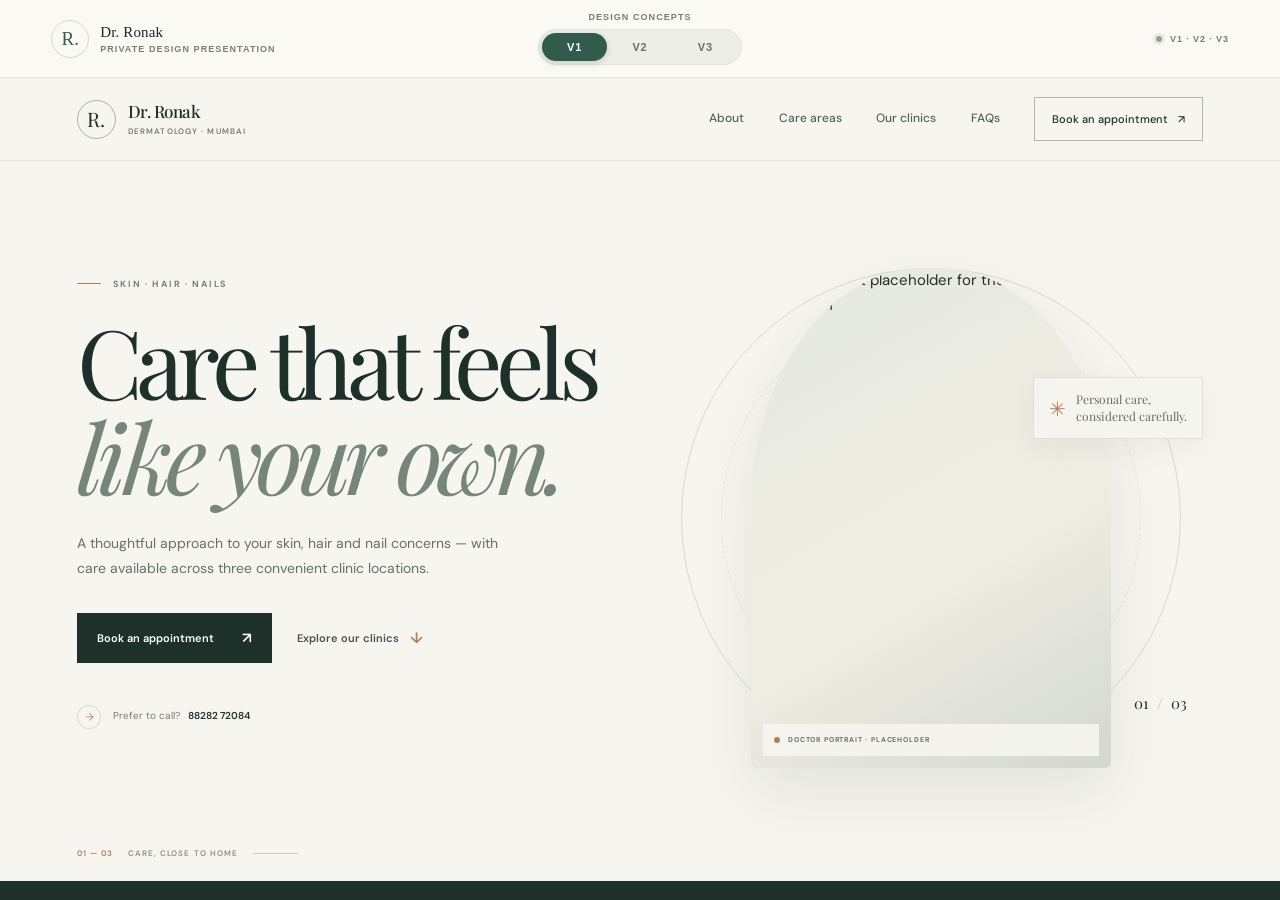
<file: index.html>
<!doctype html>
<html lang="en">
  <head>
    <meta charset="utf-8">
    <meta name="viewport" content="width=device-width, initial-scale=1">
    <meta name="theme-color" content="#f4f3ed">
    <meta name="description" content="A private presentation of three website design concepts for Dr. Ronak.">
    <title>Dr. Ronak — Design Concepts</title>
    <link rel="stylesheet" href="viewer.css">
    <script src="viewer.js" defer></script>
  </head>
  <body>
    <header class="presentation-bar">
      <a class="presentation-brand" href="#" aria-label="Dr. Ronak design concepts, return to top">
        <span class="brand-mark" aria-hidden="true">R.</span>
        <span class="brand-copy">
          <strong>Dr. Ronak</strong>
          <span>PRIVATE DESIGN PRESENTATION</span>
        </span>
      </a>

      <div class="switcher-wrap">
        <span class="switcher-label">Design concepts</span>
        <nav class="version-switcher" aria-label="Choose a design concept">
          <span class="switcher-indicator" aria-hidden="true"></span>
          <button class="version-button is-selected" type="button" data-version="v1" aria-pressed="true">V1</button>
          <button class="version-button" type="button" data-version="v2" aria-pressed="false">V2</button>
          <button class="version-button" type="button" data-version="v3" aria-pressed="false">V3</button>
        </nav>
      </div>

      <span class="presentation-note"><span aria-hidden="true"></span>V1 · V2 · V3</span>
    </header>

    <main class="concept-stage" aria-label="Website design preview">
      <div class="concept-stack">
        <iframe
          class="concept-frame is-active"
          src="VERSIONS/V1/index.html"
          title="Design concept V1"
          data-version="v1"
          aria-hidden="false"></iframe>
        <iframe
          class="concept-frame"
          src="VERSIONS/V2/index.html"
          title="Design concept V2"
          data-version="v2"
          aria-hidden="true"
          tabindex="-1"></iframe>
        <iframe
          class="concept-frame"
          src="VERSIONS/V3/index.html"
          title="Design concept V3"
          data-version="v3"
          aria-hidden="true"
          tabindex="-1"></iframe>
      </div>
      <p class="visually-hidden" aria-live="polite" aria-atomic="true" id="selection-status">Showing design concept V1</p>
    </main>
  </body>
</html>
</file>
<file: viewer.css>
:root {
  color-scheme: light;
  font-family: "Segoe UI", Arial, sans-serif;
  font-synthesis: none;
  text-rendering: optimizeLegibility;
  -webkit-font-smoothing: antialiased;
  -moz-osx-font-smoothing: grayscale;
  --bar-height: 78px;
  --ink: #1d2927;
  --muted: #777f79;
  --paper: #f4f3ed;
  --line: #e3e4dc;
  --accent: #315b4b;
}

* {
  box-sizing: border-box;
}

html,
body {
  width: 100%;
  height: 100%;
  margin: 0;
  overflow: hidden;
}

body {
  color: var(--ink);
  background: var(--paper);
}

.presentation-bar {
  position: relative;
  z-index: 10;
  display: grid;
  grid-template-columns: 1fr auto 1fr;
  align-items: center;
  height: var(--bar-height);
  padding: 0 clamp(16px, 4vw, 56px);
  border-bottom: 1px solid var(--line);
  background: rgba(250, 249, 245, 0.97);
}

.presentation-brand {
  display: inline-flex;
  width: fit-content;
  align-items: center;
  gap: 11px;
  color: inherit;
  text-decoration: none;
}

.brand-mark {
  display: grid;
  width: 38px;
  height: 38px;
  place-items: center;
  border: 1px solid #d6d9ce;
  border-radius: 50%;
  color: var(--accent);
  font-family: Georgia, serif;
  font-size: 19px;
}

.brand-copy {
  display: grid;
  gap: 3px;
}

.brand-copy strong {
  font-family: Georgia, "Times New Roman", serif;
  font-size: 15px;
  font-weight: 500;
  letter-spacing: 0.01em;
}

.brand-copy > span,
.switcher-label,
.presentation-note {
  color: var(--muted);
  font-size: 9px;
  font-weight: 650;
  letter-spacing: 0.12em;
  text-transform: uppercase;
}

.switcher-wrap {
  display: grid;
  justify-items: center;
  gap: 7px;
}

.version-switcher {
  position: relative;
  display: grid;
  width: 204px;
  height: 36px;
  grid-template-columns: repeat(3, 1fr);
  padding: 3px;
  border: 1px solid #e3e4dc;
  border-radius: 999px;
  background: #edeee8;
  isolation: isolate;
}

.switcher-indicator {
  position: absolute;
  z-index: -1;
  top: 3px;
  bottom: 3px;
  left: 3px;
  width: calc((100% - 6px) / 3);
  border-radius: 999px;
  background: var(--accent);
  box-shadow: 0 2px 7px rgba(30, 54, 44, 0.18);
  transform: translateX(calc(var(--selected-index, 0) * 100%));
  transition: transform 420ms cubic-bezier(0.2, 0.75, 0.25, 1);
}

.version-button {
  min-width: 0;
  padding: 0;
  border: 0;
  border-radius: 999px;
  color: #68716c;
  background: transparent;
  font: inherit;
  font-size: 11px;
  font-weight: 700;
  letter-spacing: 0.08em;
  cursor: pointer;
  transition: color 220ms ease;
}

.version-button:hover {
  color: var(--ink);
}

.version-button.is-selected,
.version-button.is-selected:hover {
  color: #fff;
}

.version-button:focus-visible,
.presentation-brand:focus-visible {
  outline: 2px solid #6d927e;
  outline-offset: 3px;
}

.presentation-note {
  justify-self: end;
  display: inline-flex;
  align-items: center;
  gap: 8px;
  letter-spacing: 0.1em;
}

.presentation-note > span {
  width: 6px;
  height: 6px;
  border-radius: 50%;
  background: #91a58c;
  box-shadow: 0 0 0 3px #e7ebe2;
}

.concept-stage {
  position: relative;
  width: 100%;
  height: calc(100% - var(--bar-height));
  overflow: hidden;
  background: #fff;
}

.concept-stack {
  position: absolute;
  inset: 0;
  overflow: hidden;
  background: #fff;
}

.concept-frame {
  position: absolute;
  inset: 0;
  display: block;
  width: 100%;
  height: 100%;
  border: 0;
  background: #fff;
  opacity: 0;
  visibility: hidden;
  pointer-events: none;
  transform: scale(1.012);
  filter: blur(2px);
  transition:
    opacity 480ms cubic-bezier(0.22, 0.7, 0.25, 1),
    transform 560ms cubic-bezier(0.22, 0.7, 0.25, 1),
    filter 480ms ease,
    visibility 0s linear 560ms;
}

.concept-frame.is-active,
.concept-frame.is-exiting {
  visibility: visible;
  transition-delay: 0s;
}

.concept-frame.is-active {
  z-index: 2;
  opacity: 1;
  pointer-events: auto;
  transform: scale(1);
  filter: blur(0);
}

.concept-frame.is-exiting {
  z-index: 1;
  opacity: 0;
  pointer-events: none;
  transform: scale(0.994);
  filter: blur(2px);
}

.visually-hidden {
  position: absolute;
  width: 1px;
  height: 1px;
  padding: 0;
  margin: -1px;
  overflow: hidden;
  clip: rect(0, 0, 0, 0);
  white-space: nowrap;
  border: 0;
}

@media (max-width: 680px) {
  :root {
    --bar-height: 72px;
  }

  .presentation-bar {
    grid-template-columns: 1fr auto;
    padding: 0 14px;
  }

  .brand-mark {
    width: 34px;
    height: 34px;
  }

  .brand-copy > span {
    font-size: 8px;
  }

  .switcher-wrap {
    gap: 5px;
  }

  .switcher-label {
    font-size: 8px;
  }

  .version-switcher {
    width: 156px;
    height: 34px;
  }

  .presentation-note {
    display: none;
  }
}

@media (max-width: 360px) {
  .presentation-bar {
    padding: 0 10px;
  }

  .presentation-brand {
    gap: 7px;
  }

  .brand-copy strong {
    font-size: 14px;
  }

  .version-switcher {
    width: 138px;
  }
}

@media (prefers-reduced-motion: reduce) {
  *,
  *::before,
  *::after {
    scroll-behavior: auto !important;
    transition-duration: 0.01ms !important;
    transition-delay: 0ms !important;
  }
}
</file>
